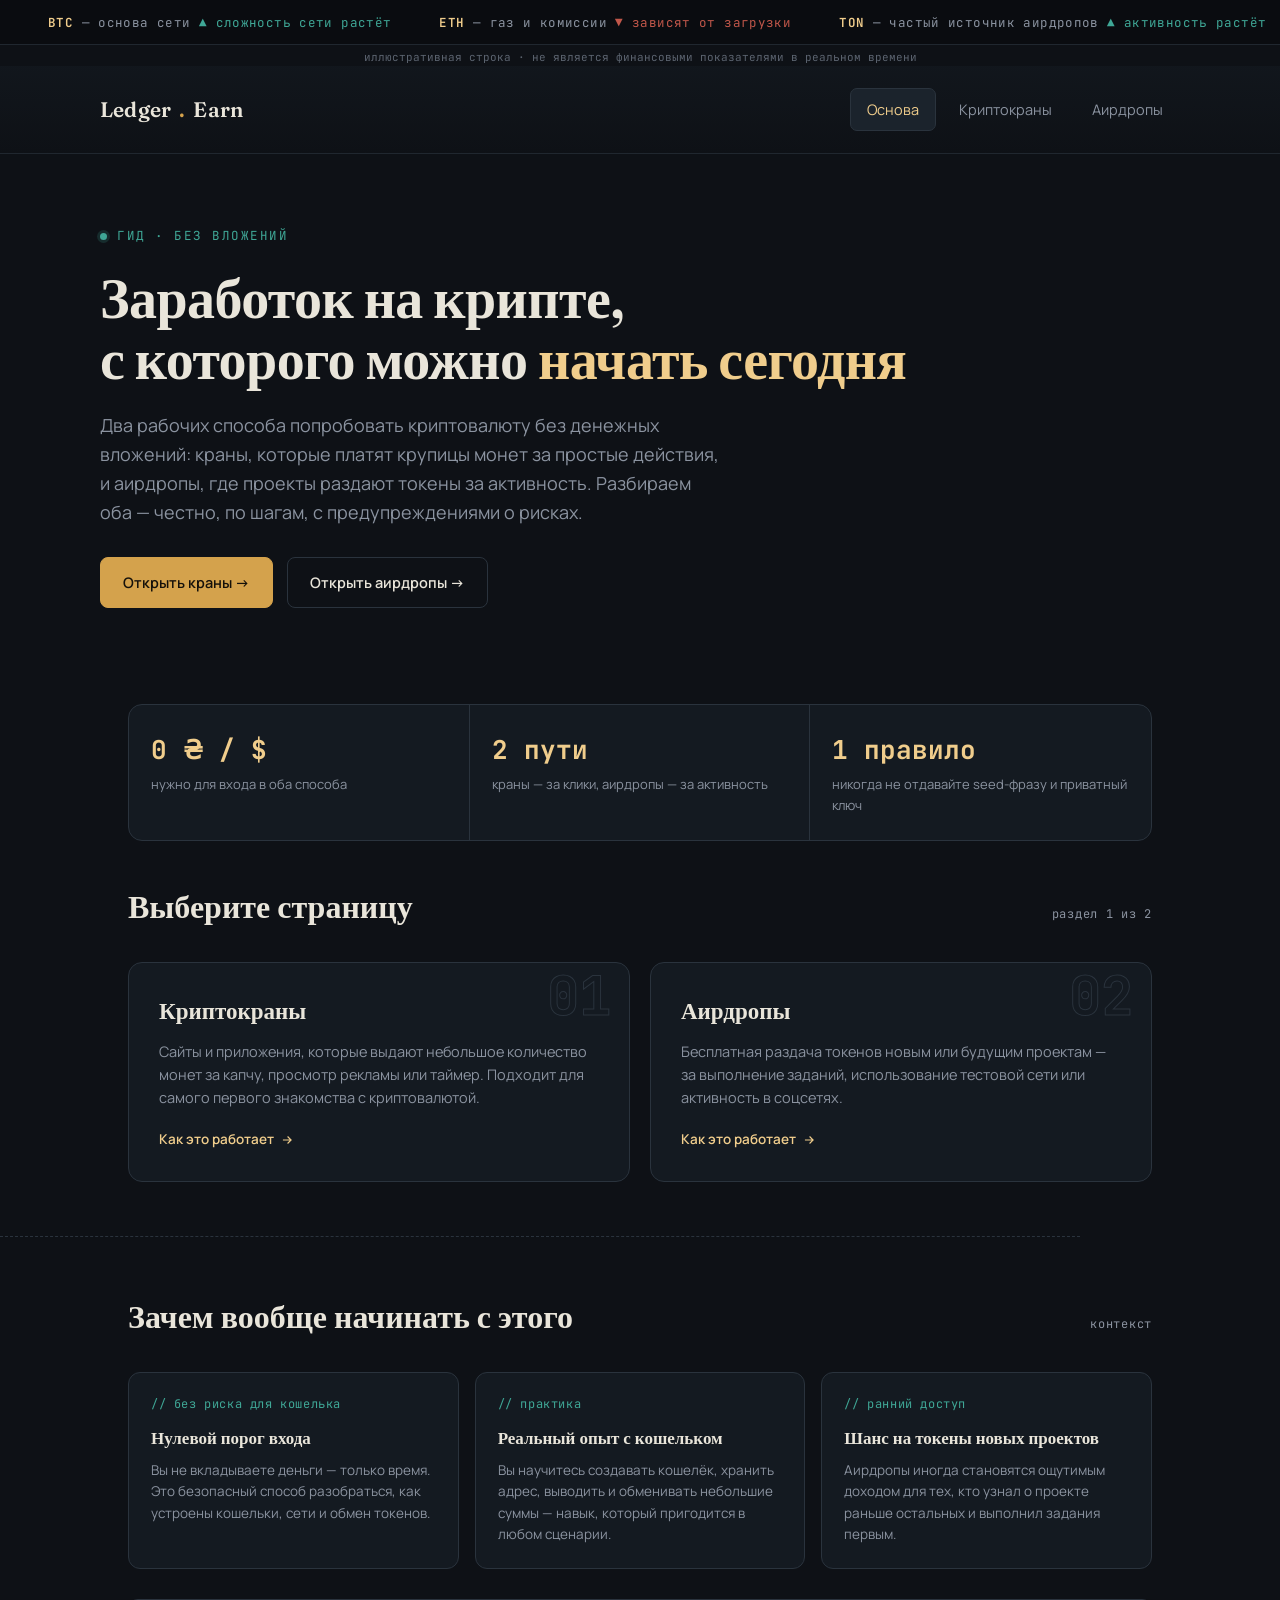
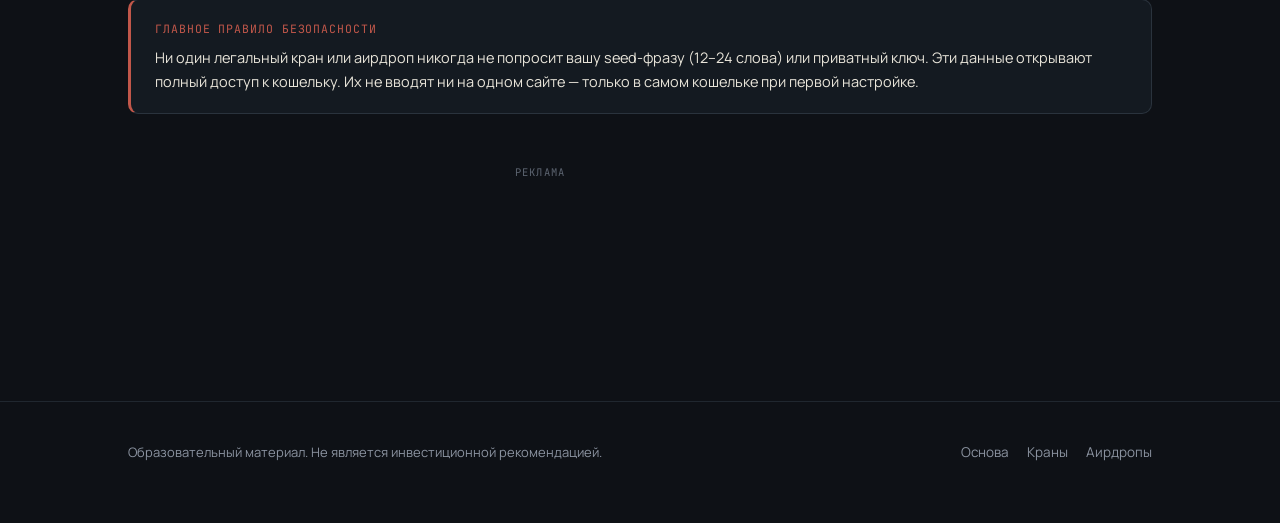
<file: index.html>
<!doctype html>
<html lang="ru">
<head>
<meta charset="utf-8">
<meta name="viewport" content="width=device-width, initial-scale=1">
<title>Леджер · Заработок на криптовалюте для всех</title>
<meta name="description" content="Понятный гид по бесплатным способам заработка на криптовалюте: краны и аирдропы — без вложений, для новичков.">
<link rel="preconnect" href="https://fonts.googleapis.com">
<link href="https://fonts.googleapis.com/css2?family=Fraunces:opsz,wght@9..144,500;9..144,600;9..144,700&family=Manrope:wght@400;500;600;700;800&family=JetBrains+Mono:wght@400;500;600;700&display=swap" rel="stylesheet">
<link rel="stylesheet" href="style.css">
</head>
<body>

<div class="ticker-bar">
  <div class="ticker-track">
    <span><b>BTC</b> — основа сети <span class="up">▲ сложность сети растёт</span></span>
    <span><b>ETH</b> — газ и комиссии <span class="down">▼ зависят от загрузки</span></span>
    <span><b>TON</b> — частый источник аирдропов <span class="up">▲ активность растёт</span></span>
    <span><b>USDT</b> — стейблкоин для расчётов <span class="up">▲ стабильный курс</span></span>
    <span>FAUCET — крупица за клик <span class="up">▲ без вложений</span></span>
    <span>AIRDROP — токены за активность <span class="up">▲ нужна осторожность</span></span>
    <span><b>BTC</b> — основа сети <span class="up">▲ сложность сети растёт</span></span>
    <span><b>ETH</b> — газ и комиссии <span class="down">▼ зависят от загрузки</span></span>
    <span><b>TON</b> — частый источник аирдропов <span class="up">▲ активность растёт</span></span>
    <span><b>USDT</b> — стейблкоин для расчётов <span class="up">▲ стабильный курс</span></span>
    <span>FAUCET — крупица за клик <span class="up">▲ без вложений</span></span>
    <span>AIRDROP — токены за активность <span class="up">▲ нужна осторожность</span></span>
  </div>
</div>
<p class="ticker-note wrap">иллюстративная строка · не является финансовыми показателями в реальном времени</p>

<header class="site">
  <div class="wrap nav">
    <a href="index.html" class="brand">Ledger<span class="dot">.</span>Earn</a>
    <nav class="nav-links">
      <a href="index.html" class="active">Основа</a>
      <a href="faucets.html">Криптокраны</a>
      <a href="airdrops.html">Аирдропы</a>
    </nav>
  </div>
</header>

<main>
  <section class="hero wrap">
    <div class="eyebrow">Гид · без вложений</div>
    <h1>Заработок на крипте,<br>с которого можно <em>начать сегодня</em></h1>
    <p class="lede">Два рабочих способа попробовать криптовалюту без денежных вложений: краны, которые платят крупицы монет за простые действия, и аирдропы, где проекты раздают токены за активность. Разбираем оба — честно, по шагам, с предупреждениями о рисках.</p>
    <div class="hero-actions">
      <a href="faucets.html" class="btn btn-primary">Открыть краны →</a>
      <a href="airdrops.html" class="btn btn-ghost">Открыть аирдропы →</a>
    </div>
  </section>

  <div class="wrap">
    <div class="stats">
      <div class="stat"><div class="v">0 ₴ / $</div><div class="l">нужно для входа в оба способа</div></div>
      <div class="stat"><div class="v">2 пути</div><div class="l">краны — за клики, аирдропы — за активность</div></div>
      <div class="stat"><div class="v">1 правило</div><div class="l">никогда не отдавайте seed-фразу и приватный ключ</div></div>
    </div>
  </div>

  <section class="wrap">
    <div class="section-head">
      <h2>Выберите страницу</h2>
      <span class="tag">раздел 1 из 2</span>
    </div>
    <div class="routes">
      <a class="route-card" href="faucets.html">
        <span class="num">01</span>
        <h3>Криптокраны</h3>
        <p>Сайты и приложения, которые выдают небольшое количество монет за капчу, просмотр рекламы или таймер. Подходит для самого первого знакомства с криптовалютой.</p>
        <span class="go">Как это работает <svg viewBox="0 0 24 24" fill="none" stroke="currentColor" stroke-width="2"><path d="M5 12h14M13 6l6 6-6 6"/></svg></span>
      </a>
      <a class="route-card" href="airdrops.html">
        <span class="num">02</span>
        <h3>Аирдропы</h3>
        <p>Бесплатная раздача токенов новым или будущим проектам — за выполнение заданий, использование тестовой сети или активность в соцсетях.</p>
        <span class="go">Как это работает <svg viewBox="0 0 24 24" fill="none" stroke="currentColor" stroke-width="2"><path d="M5 12h14M13 6l6 6-6 6"/></svg></span>
      </a>
    </div>
  </section>

  <hr class="ledger-rule wrap">

  <section class="wrap">
    <div class="section-head">
      <h2>Зачем вообще начинать с этого</h2>
      <span class="tag">контекст</span>
    </div>
    <div class="cardgrid">
      <div class="minicard">
        <div class="ico">// без риска для кошелька</div>
        <h4>Нулевой порог входа</h4>
        <p>Вы не вкладываете деньги — только время. Это безопасный способ разобраться, как устроены кошельки, сети и обмен токенов.</p>
      </div>
      <div class="minicard">
        <div class="ico">// практика</div>
        <h4>Реальный опыт с кошельком</h4>
        <p>Вы научитесь создавать кошелёк, хранить адрес, выводить и обменивать небольшие суммы — навык, который пригодится в любом сценарии.</p>
      </div>
      <div class="minicard">
        <div class="ico">// ранний доступ</div>
        <h4>Шанс на токены новых проектов</h4>
        <p>Аирдропы иногда становятся ощутимым доходом для тех, кто узнал о проекте раньше остальных и выполнил задания первым.</p>
      </div>
    </div>
  </section>

  <section class="wrap">
    <div class="callout warn">
      <span class="label">Главное правило безопасности</span>
      <p>Ни один легальный кран или аирдроп никогда не попросит вашу seed-фразу (12–24 слова) или приватный ключ. Эти данные открывают полный доступ к кошельку. Их не вводят ни на одном сайте — только в самом кошельке при первой настройке.</p>
    </div>
  </section>

  <div class="wrap ad-slot">
    <span class="ad-label">Реклама</span>
    <!-- BEGIN AADS AD UNIT 2445791 -->
    <div id="frame" style="width: 100%;margin: auto;position: relative; z-index: 99998;">
      <iframe data-aa='2445791' src='//acceptable.a-ads.com/2445791/?size=Adaptive'
              style='border:0; padding:0; width:70%; height:auto; overflow:hidden;display: block;margin: auto'></iframe>
    </div>
    <!-- END AADS AD UNIT 2445791 -->
  </div>

  <footer class="site">
    <div class="wrap foot-grid">
      <p>Образовательный материал. Не является инвестиционной рекомендацией.</p>
      <div class="foot-links">
        <a href="index.html">Основа</a>
        <a href="faucets.html">Краны</a>
        <a href="airdrops.html">Аирдропы</a>
      </div>
    </div>
  </footer>
</main>

</body>
</html>
</file>
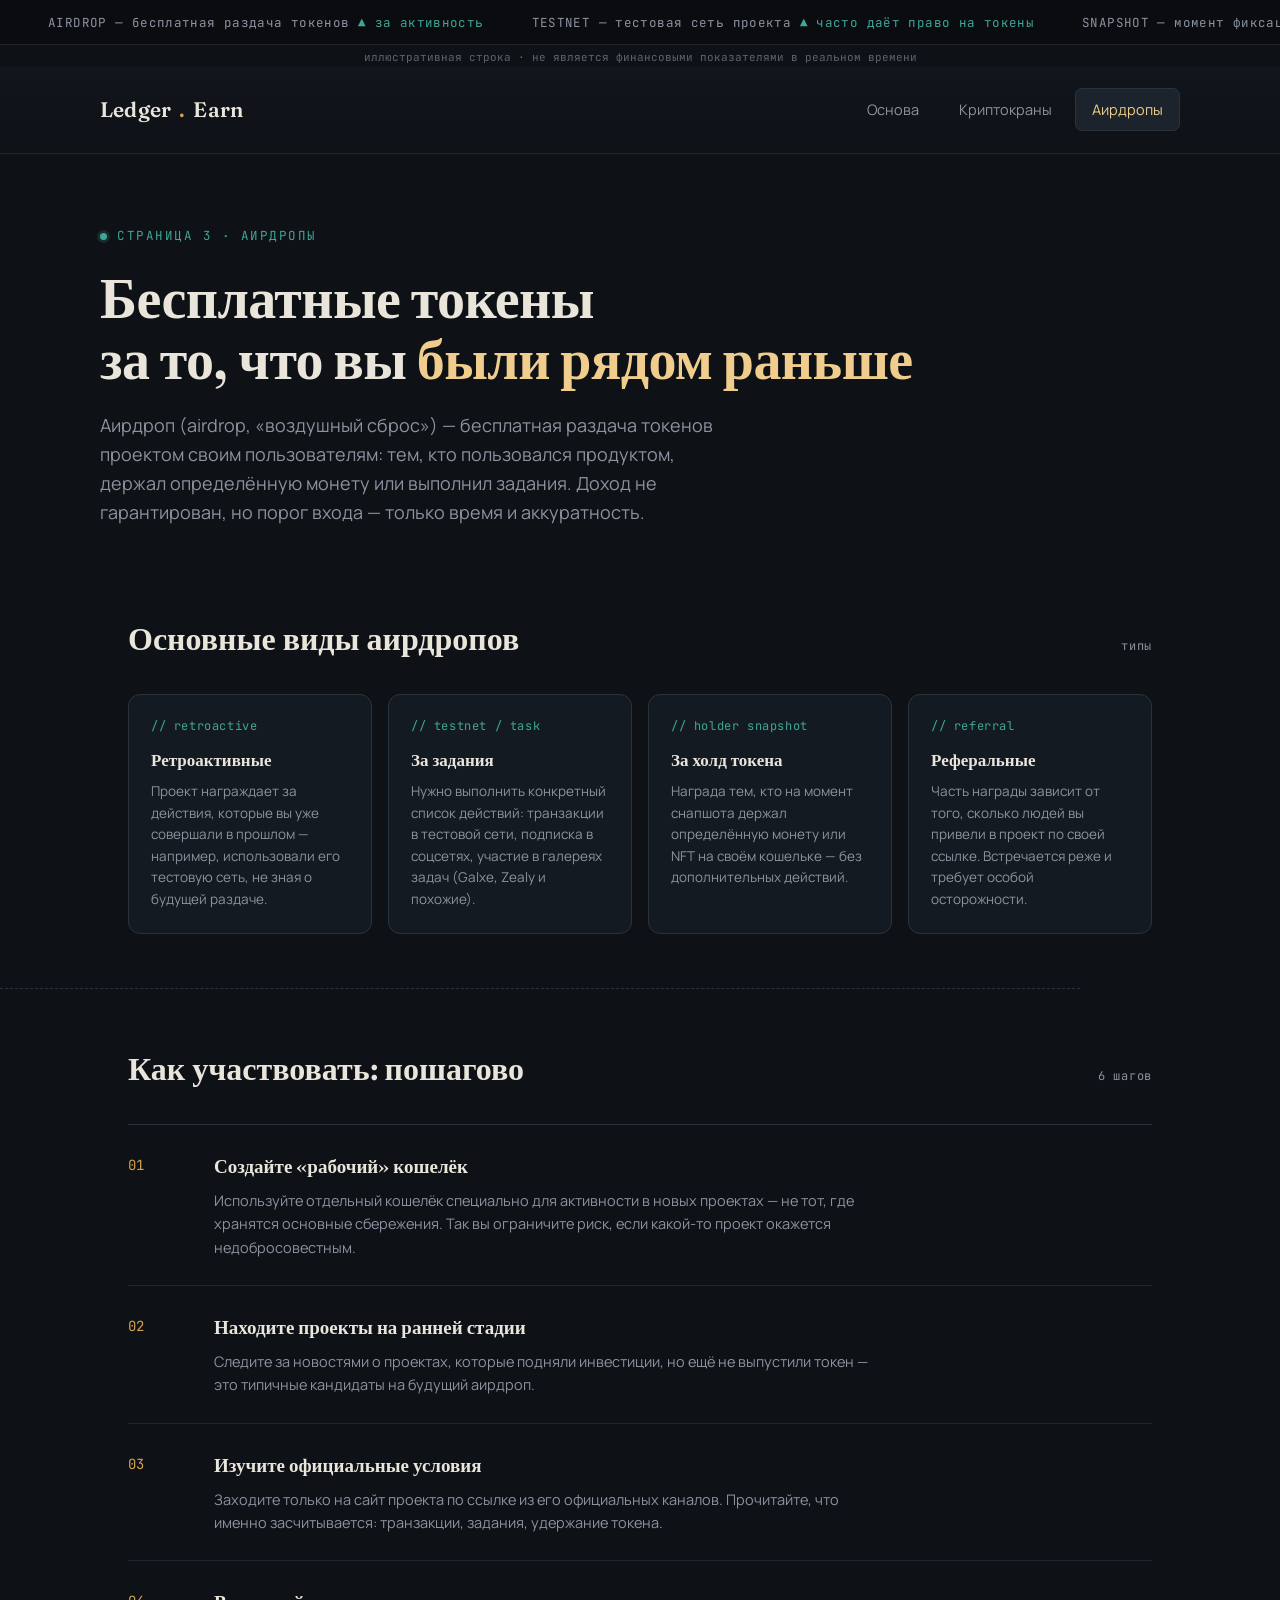
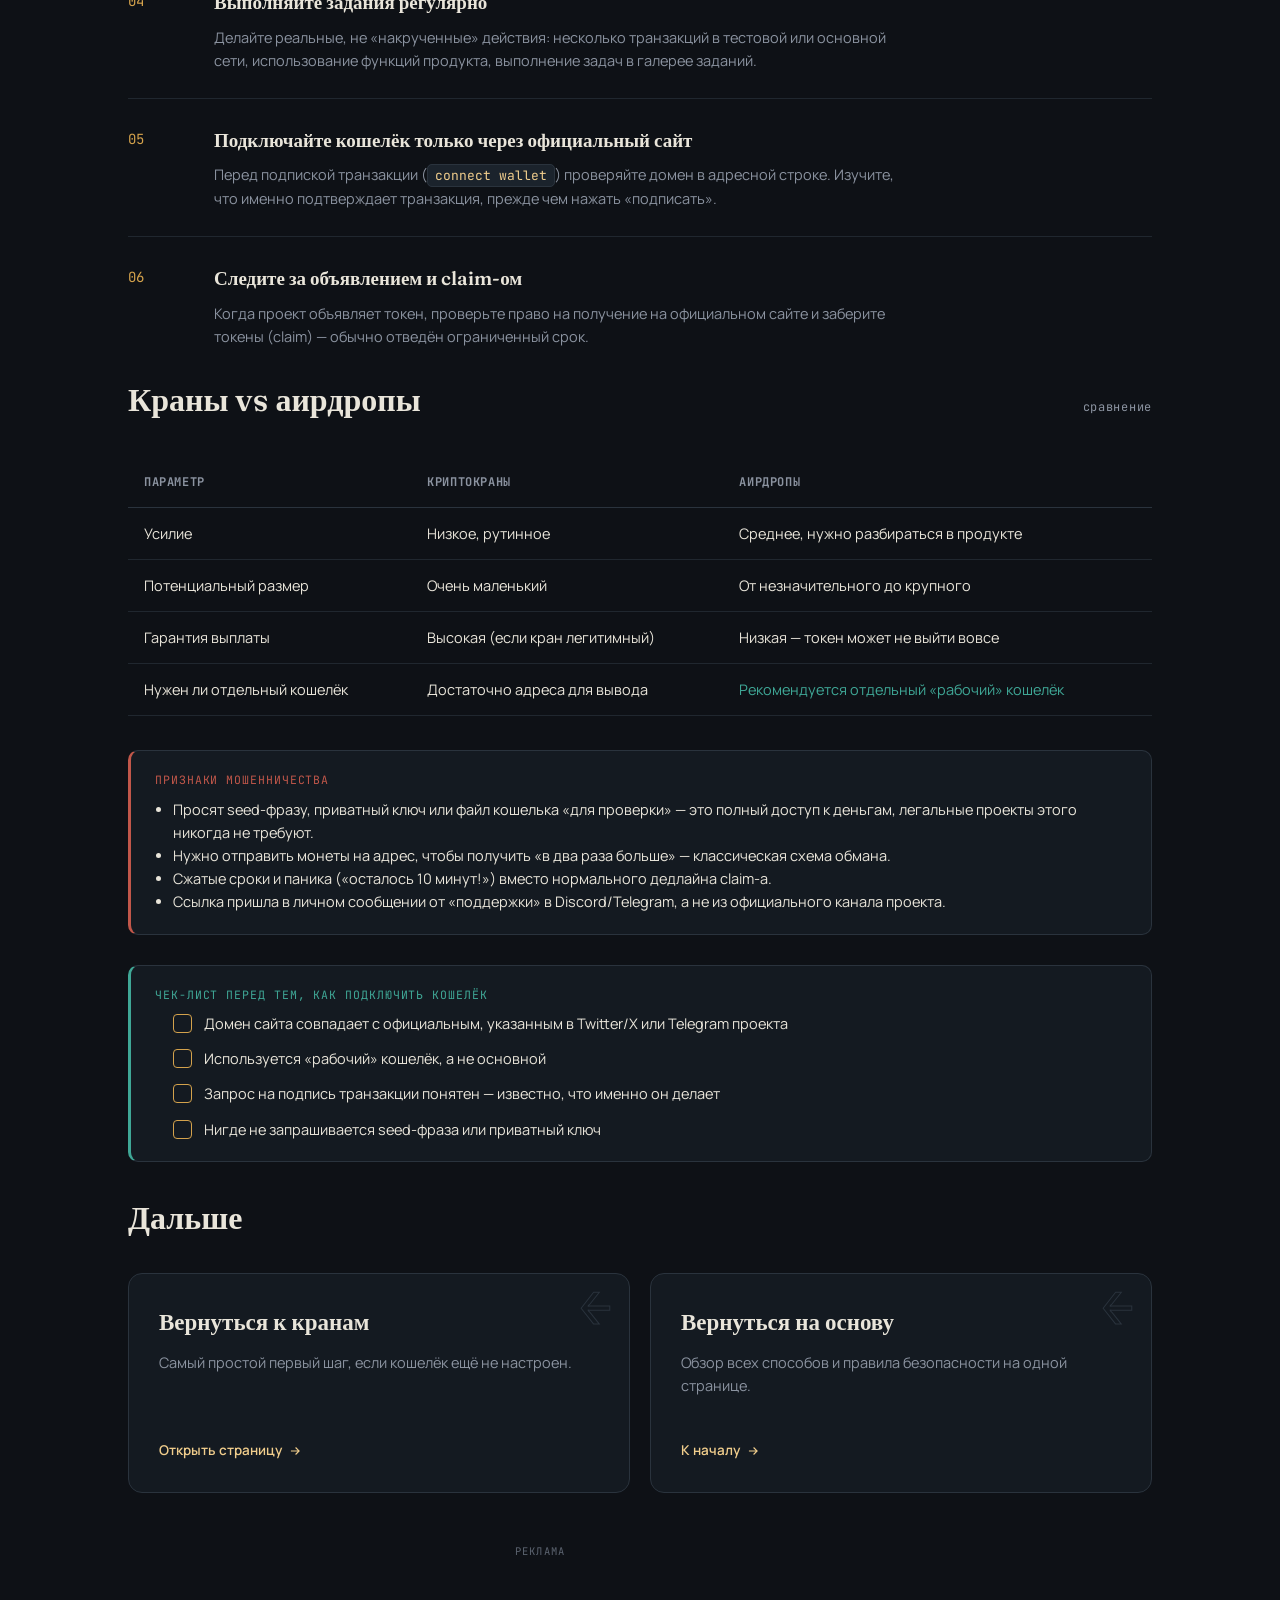
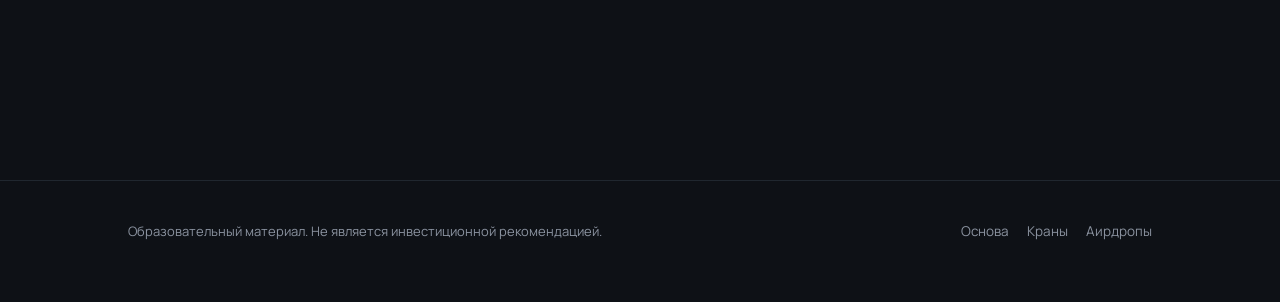
<file: airdrops.html>
<!doctype html>
<html lang="ru">
<head>
<meta charset="utf-8">
<meta name="viewport" content="width=device-width, initial-scale=1">
<title>Аирдропы · Ledger.Earn</title>
<meta name="description" content="Что такое криптоаирдропы, какие они бывают и как безопасно участвовать без вложений.">
<link rel="preconnect" href="https://fonts.googleapis.com">
<link href="https://fonts.googleapis.com/css2?family=Fraunces:opsz,wght@9..144,500;9..144,600;9..144,700&family=Manrope:wght@400;500;600;700;800&family=JetBrains+Mono:wght@400;500;600;700&display=swap" rel="stylesheet">
<link rel="stylesheet" href="style.css">
</head>
<body>

<div class="ticker-bar">
  <div class="ticker-track">
    <span>AIRDROP — бесплатная раздача токенов <span class="up">▲ за активность</span></span>
    <span>TESTNET — тестовая сеть проекта <span class="up">▲ часто даёт право на токены</span></span>
    <span>SNAPSHOT — момент фиксации активности <span class="down">▼ дата объявляется заранее</span></span>
    <span>RETROACTIVE — награда за прошлые действия <span class="up">▲ без предупреждения</span></span>
    <span>AIRDROP — бесплатная раздача токенов <span class="up">▲ за активность</span></span>
    <span>TESTNET — тестовая сеть проекта <span class="up">▲ часто даёт право на токены</span></span>
    <span>SNAPSHOT — момент фиксации активности <span class="down">▼ дата объявляется заранее</span></span>
    <span>RETROACTIVE — награда за прошлые действия <span class="up">▲ без предупреждения</span></span>
  </div>
</div>
<p class="ticker-note wrap">иллюстративная строка · не является финансовыми показателями в реальном времени</p>

<header class="site">
  <div class="wrap nav">
    <a href="index.html" class="brand">Ledger<span class="dot">.</span>Earn</a>
    <nav class="nav-links">
      <a href="index.html">Основа</a>
      <a href="faucets.html">Криптокраны</a>
      <a href="airdrops.html" class="active">Аирдропы</a>
    </nav>
  </div>
</header>

<main>
  <section class="hero wrap">
    <div class="eyebrow">Страница 3 · Аирдропы</div>
    <h1>Бесплатные токены<br>за то, что вы <em>были рядом раньше</em></h1>
    <p class="lede">Аирдроп (airdrop, «воздушный сброс») — бесплатная раздача токенов проектом своим пользователям: тем, кто пользовался продуктом, держал определённую монету или выполнил задания. Доход не гарантирован, но порог входа — только время и аккуратность.</p>
  </section>

  <section class="wrap">
    <div class="section-head">
      <h2>Основные виды аирдропов</h2>
      <span class="tag">типы</span>
    </div>
    <div class="cardgrid">
      <div class="minicard">
        <div class="ico">// retroactive</div>
        <h4>Ретроактивные</h4>
        <p>Проект награждает за действия, которые вы уже совершали в прошлом — например, использовали его тестовую сеть, не зная о будущей раздаче.</p>
      </div>
      <div class="minicard">
        <div class="ico">// testnet / task</div>
        <h4>За задания</h4>
        <p>Нужно выполнить конкретный список действий: транзакции в тестовой сети, подписка в соцсетях, участие в галереях задач (Galxe, Zealy и похожие).</p>
      </div>
      <div class="minicard">
        <div class="ico">// holder snapshot</div>
        <h4>За холд токена</h4>
        <p>Награда тем, кто на момент снапшота держал определённую монету или NFT на своём кошельке — без дополнительных действий.</p>
      </div>
      <div class="minicard">
        <div class="ico">// referral</div>
        <h4>Реферальные</h4>
        <p>Часть награды зависит от того, сколько людей вы привели в проект по своей ссылке. Встречается реже и требует особой осторожности.</p>
      </div>
    </div>
  </section>

  <hr class="ledger-rule wrap">

  <section class="wrap">
    <div class="section-head">
      <h2>Как участвовать: пошагово</h2>
      <span class="tag">6 шагов</span>
    </div>
    <div class="entries">
      <div class="entry">
        <div>
          <h4>Создайте «рабочий» кошелёк</h4>
          <p>Используйте отдельный кошелёк специально для активности в новых проектах — не тот, где хранятся основные сбережения. Так вы ограничите риск, если какой-то проект окажется недобросовестным.</p>
        </div>
      </div>
      <div class="entry">
        <div>
          <h4>Находите проекты на ранней стадии</h4>
          <p>Следите за новостями о проектах, которые подняли инвестиции, но ещё не выпустили токен — это типичные кандидаты на будущий аирдроп.</p>
        </div>
      </div>
      <div class="entry">
        <div>
          <h4>Изучите официальные условия</h4>
          <p>Заходите только на сайт проекта по ссылке из его официальных каналов. Прочитайте, что именно засчитывается: транзакции, задания, удержание токена.</p>
        </div>
      </div>
      <div class="entry">
        <div>
          <h4>Выполняйте задания регулярно</h4>
          <p>Делайте реальные, не «накрученные» действия: несколько транзакций в тестовой или основной сети, использование функций продукта, выполнение задач в галерее заданий.</p>
        </div>
      </div>
      <div class="entry">
        <div>
          <h4>Подключайте кошелёк только через официальный сайт</h4>
          <p>Перед подпиской транзакции (<code>connect wallet</code>) проверяйте домен в адресной строке. Изучите, что именно подтверждает транзакция, прежде чем нажать «подписать».</p>
        </div>
      </div>
      <div class="entry">
        <div>
          <h4>Следите за объявлением и claim-ом</h4>
          <p>Когда проект объявляет токен, проверьте право на получение на официальном сайте и заберите токены (claim) — обычно отведён ограниченный срок.</p>
        </div>
      </div>
    </div>
  </section>

  <section class="wrap">
    <div class="section-head">
      <h2>Краны vs аирдропы</h2>
      <span class="tag">сравнение</span>
    </div>
    <div class="tablewrap">
      <table class="cmp">
        <thead>
          <tr><th>Параметр</th><th>Криптокраны</th><th>Аирдропы</th></tr>
        </thead>
        <tbody>
          <tr><td>Усилие</td><td>Низкое, рутинное</td><td>Среднее, нужно разбираться в продукте</td></tr>
          <tr><td>Потенциальный размер</td><td>Очень маленький</td><td>От незначительного до крупного</td></tr>
          <tr><td>Гарантия выплаты</td><td>Высокая (если кран легитимный)</td><td>Низкая — токен может не выйти вовсе</td></tr>
          <tr><td>Нужен ли отдельный кошелёк</td><td>Достаточно адреса для вывода</td><td class="good">Рекомендуется отдельный «рабочий» кошелёк</td></tr>
        </tbody>
      </table>
    </div>
  </section>

  <section class="wrap">
    <div class="callout warn">
      <span class="label">Признаки мошенничества</span>
      <ul>
        <li>Просят seed-фразу, приватный ключ или файл кошелька «для проверки» — это полный доступ к деньгам, легальные проекты этого никогда не требуют.</li>
        <li>Нужно отправить монеты на адрес, чтобы получить «в два раза больше» — классическая схема обмана.</li>
        <li>Сжатые сроки и паника («осталось 10 минут!») вместо нормального дедлайна claim-а.</li>
        <li>Ссылка пришла в личном сообщении от «поддержки» в Discord/Telegram, а не из официального канала проекта.</li>
      </ul>
    </div>
    <div class="callout tip">
      <span class="label">Чек-лист перед тем, как подключить кошелёк</span>
      <ul class="checklist">
        <li>Домен сайта совпадает с официальным, указанным в Twitter/X или Telegram проекта</li>
        <li>Используется «рабочий» кошелёк, а не основной</li>
        <li>Запрос на подпись транзакции понятен — известно, что именно он делает</li>
        <li>Нигде не запрашивается seed-фраза или приватный ключ</li>
      </ul>
    </div>
  </section>

  <section class="wrap">
    <div class="section-head">
      <h2>Дальше</h2>
    </div>
    <div class="routes">
      <a class="route-card" href="faucets.html">
        <span class="num">←</span>
        <h3>Вернуться к кранам</h3>
        <p>Самый простой первый шаг, если кошелёк ещё не настроен.</p>
        <span class="go">Открыть страницу <svg viewBox="0 0 24 24" fill="none" stroke="currentColor" stroke-width="2"><path d="M5 12h14M13 6l6 6-6 6"/></svg></span>
      </a>
      <a class="route-card" href="index.html">
        <span class="num">←</span>
        <h3>Вернуться на основу</h3>
        <p>Обзор всех способов и правила безопасности на одной странице.</p>
        <span class="go">К началу <svg viewBox="0 0 24 24" fill="none" stroke="currentColor" stroke-width="2"><path d="M5 12h14M13 6l6 6-6 6"/></svg></span>
      </a>
    </div>
  </section>

  <div class="wrap ad-slot">
    <span class="ad-label">Реклама</span>
    <!-- BEGIN AADS AD UNIT 2445791 -->
    <div id="frame" style="width: 100%;margin: auto;position: relative; z-index: 99998;">
      <iframe data-aa='2445791' src='//acceptable.a-ads.com/2445791/?size=Adaptive'
              style='border:0; padding:0; width:70%; height:auto; overflow:hidden;display: block;margin: auto'></iframe>
    </div>
    <!-- END AADS AD UNIT 2445791 -->
  </div>

  <footer class="site">
    <div class="wrap foot-grid">
      <p>Образовательный материал. Не является инвестиционной рекомендацией.</p>
      <div class="foot-links">
        <a href="index.html">Основа</a>
        <a href="faucets.html">Краны</a>
        <a href="airdrops.html">Аирдропы</a>
      </div>
    </div>
  </footer>
</main>

</body>
</html>
</file>
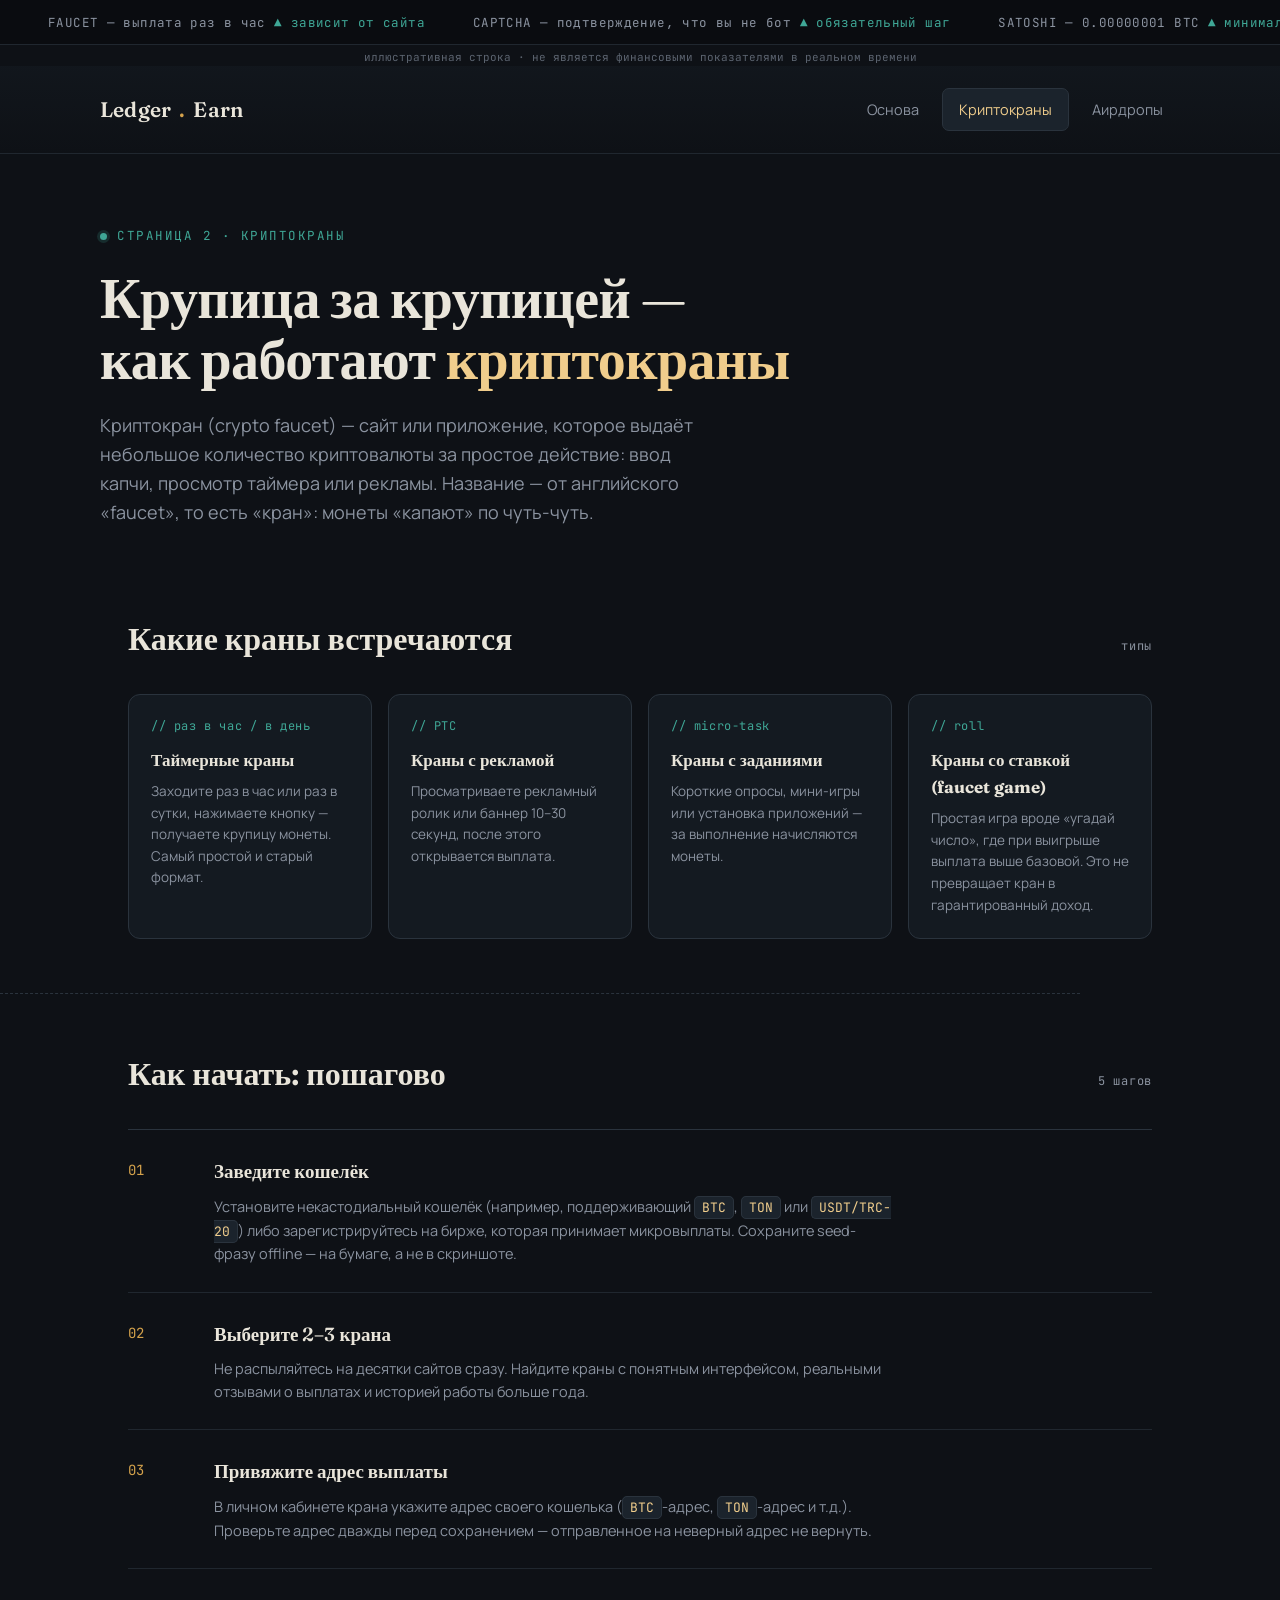
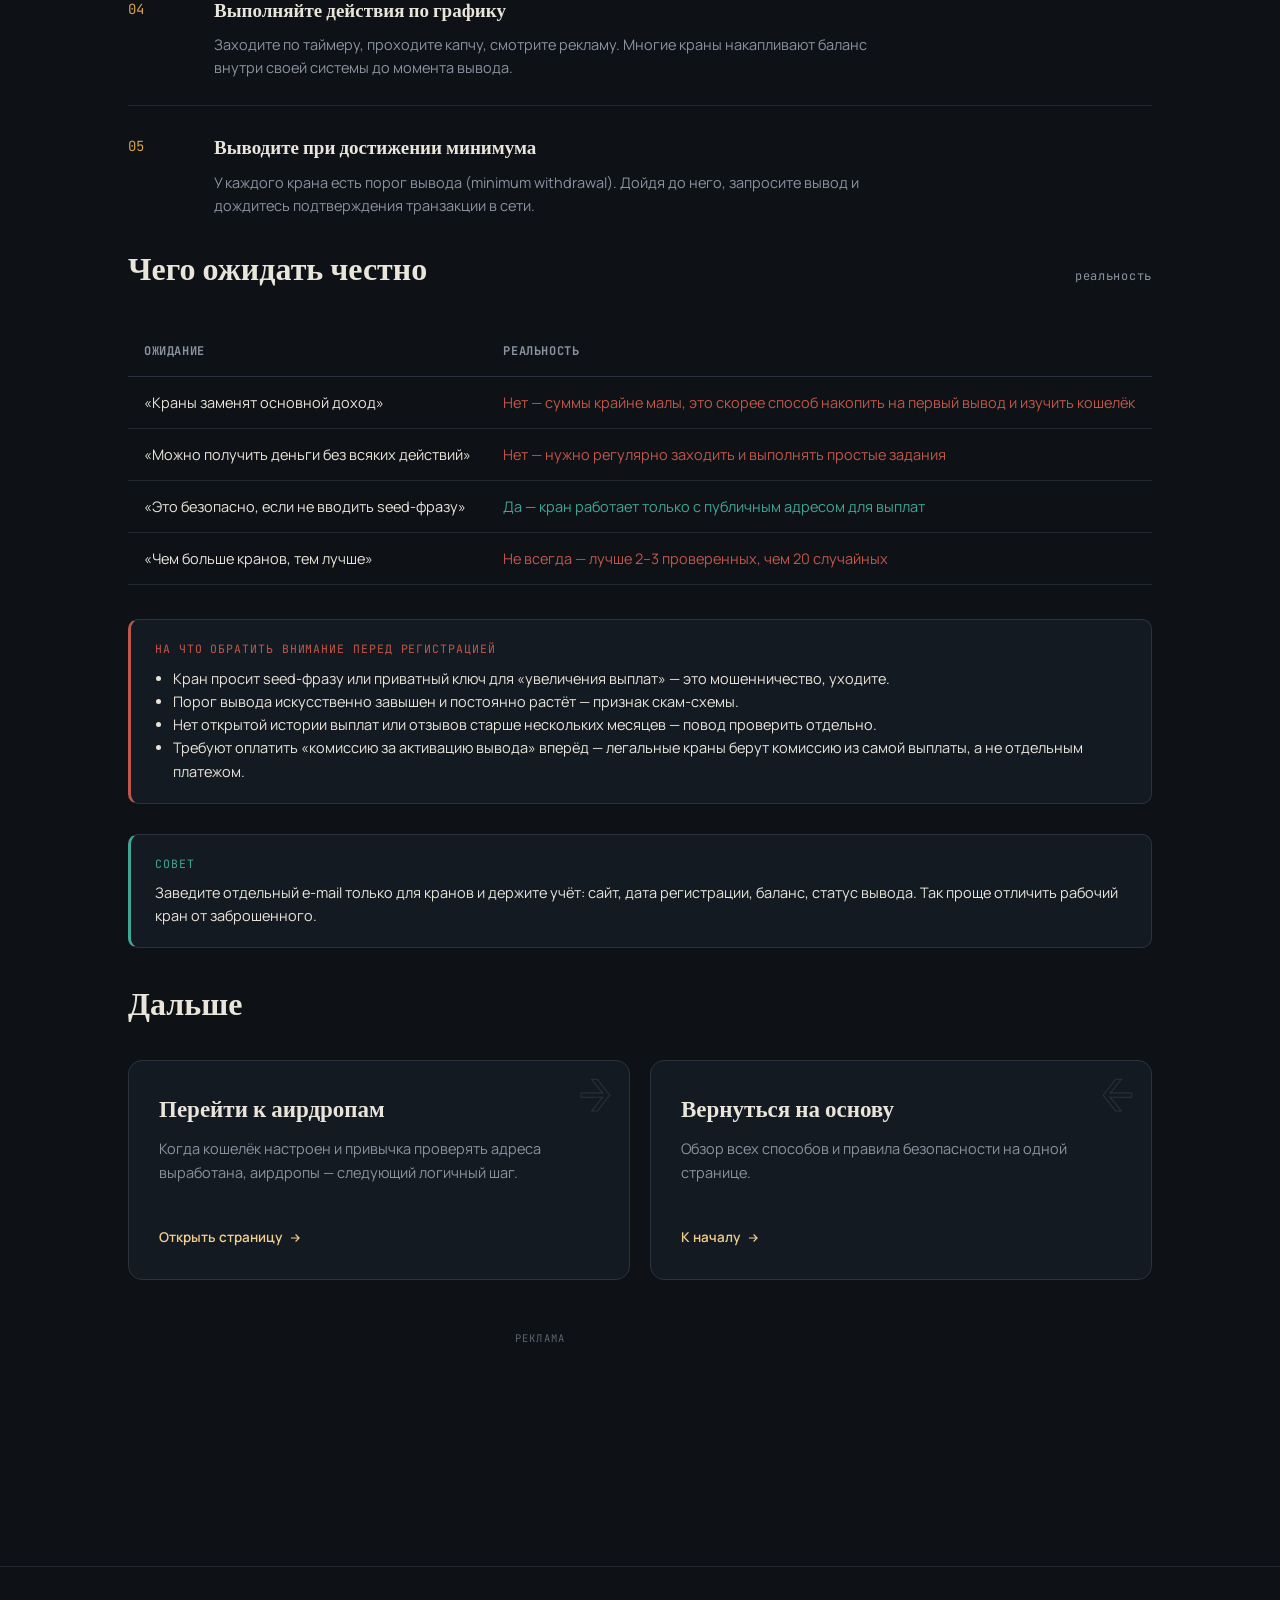
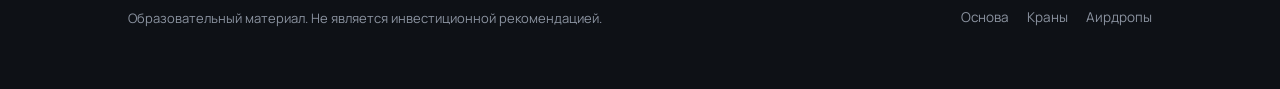
<file: faucets.html>
<!doctype html>
<html lang="ru">
<head>
<meta charset="utf-8">
<meta name="viewport" content="width=device-width, initial-scale=1">
<title>Криптокраны · Ledger.Earn</title>
<meta name="description" content="Что такое криптокраны, как они платят и как начать получать монеты бесплатно за простые действия.">
<link rel="preconnect" href="https://fonts.googleapis.com">
<link href="https://fonts.googleapis.com/css2?family=Fraunces:opsz,wght@9..144,500;9..144,600;9..144,700&family=Manrope:wght@400;500;600;700;800&family=JetBrains+Mono:wght@400;500;600;700&display=swap" rel="stylesheet">
<link rel="stylesheet" href="style.css">
</head>
<body>

<div class="ticker-bar">
  <div class="ticker-track">
    <span>FAUCET — выплата раз в час <span class="up">▲ зависит от сайта</span></span>
    <span>CAPTCHA — подтверждение, что вы не бот <span class="up">▲ обязательный шаг</span></span>
    <span>SATOSHI — 0.00000001 BTC <span class="up">▲ минимальная единица</span></span>
    <span>WALLET — нужен перед выводом <span class="up">▲ создаётся бесплатно</span></span>
    <span>FAUCET — выплата раз в час <span class="up">▲ зависит от сайта</span></span>
    <span>CAPTCHA — подтверждение, что вы не бот <span class="up">▲ обязательный шаг</span></span>
    <span>SATOSHI — 0.00000001 BTC <span class="up">▲ минимальная единица</span></span>
    <span>WALLET — нужен перед выводом <span class="up">▲ создаётся бесплатно</span></span>
  </div>
</div>
<p class="ticker-note wrap">иллюстративная строка · не является финансовыми показателями в реальном времени</p>

<header class="site">
  <div class="wrap nav">
    <a href="index.html" class="brand">Ledger<span class="dot">.</span>Earn</a>
    <nav class="nav-links">
      <a href="index.html">Основа</a>
      <a href="faucets.html" class="active">Криптокраны</a>
      <a href="airdrops.html">Аирдропы</a>
    </nav>
  </div>
</header>

<main>
  <section class="hero wrap">
    <div class="eyebrow">Страница 2 · Криптокраны</div>
    <h1>Крупица за крупицей —<br>как работают <em>криптокраны</em></h1>
    <p class="lede">Криптокран (crypto faucet) — сайт или приложение, которое выдаёт небольшое количество криптовалюты за простое действие: ввод капчи, просмотр таймера или рекламы. Название — от английского «faucet», то есть «кран»: монеты «капают» по чуть-чуть.</p>
  </section>

  <section class="wrap">
    <div class="section-head">
      <h2>Какие краны встречаются</h2>
      <span class="tag">типы</span>
    </div>
    <div class="cardgrid">
      <div class="minicard">
        <div class="ico">// раз в час / в день</div>
        <h4>Таймерные краны</h4>
        <p>Заходите раз в час или раз в сутки, нажимаете кнопку — получаете крупицу монеты. Самый простой и старый формат.</p>
      </div>
      <div class="minicard">
        <div class="ico">// PTC</div>
        <h4>Краны с рекламой</h4>
        <p>Просматриваете рекламный ролик или баннер 10–30 секунд, после этого открывается выплата.</p>
      </div>
      <div class="minicard">
        <div class="ico">// micro-task</div>
        <h4>Краны с заданиями</h4>
        <p>Короткие опросы, мини-игры или установка приложений — за выполнение начисляются монеты.</p>
      </div>
      <div class="minicard">
        <div class="ico">// roll</div>
        <h4>Краны со ставкой (faucet game)</h4>
        <p>Простая игра вроде «угадай число», где при выигрыше выплата выше базовой. Это не превращает кран в гарантированный доход.</p>
      </div>
    </div>
  </section>

  <hr class="ledger-rule wrap">

  <section class="wrap">
    <div class="section-head">
      <h2>Как начать: пошагово</h2>
      <span class="tag">5 шагов</span>
    </div>
    <div class="entries">
      <div class="entry">
        <div>
          <h4>Заведите кошелёк</h4>
          <p>Установите некастодиальный кошелёк (например, поддерживающий <code>BTC</code>, <code>TON</code> или <code>USDT/TRC-20</code>) либо зарегистрируйтесь на бирже, которая принимает микровыплаты. Сохраните seed-фразу offline — на бумаге, а не в скриншоте.</p>
        </div>
      </div>
      <div class="entry">
        <div>
          <h4>Выберите 2–3 крана</h4>
          <p>Не распыляйтесь на десятки сайтов сразу. Найдите краны с понятным интерфейсом, реальными отзывами о выплатах и историей работы больше года.</p>
        </div>
      </div>
      <div class="entry">
        <div>
          <h4>Привяжите адрес выплаты</h4>
          <p>В личном кабинете крана укажите адрес своего кошелька (<code>BTC</code>-адрес, <code>TON</code>-адрес и т.д.). Проверьте адрес дважды перед сохранением — отправленное на неверный адрес не вернуть.</p>
        </div>
      </div>
      <div class="entry">
        <div>
          <h4>Выполняйте действия по графику</h4>
          <p>Заходите по таймеру, проходите капчу, смотрите рекламу. Многие краны накапливают баланс внутри своей системы до момента вывода.</p>
        </div>
      </div>
      <div class="entry">
        <div>
          <h4>Выводите при достижении минимума</h4>
          <p>У каждого крана есть порог вывода (minimum withdrawal). Дойдя до него, запросите вывод и дождитесь подтверждения транзакции в сети.</p>
        </div>
      </div>
    </div>
  </section>

  <section class="wrap">
    <div class="section-head">
      <h2>Чего ожидать честно</h2>
      <span class="tag">реальность</span>
    </div>
    <div class="tablewrap">
      <table class="cmp">
        <thead>
          <tr><th>Ожидание</th><th>Реальность</th></tr>
        </thead>
        <tbody>
          <tr><td>«Краны заменят основной доход»</td><td class="bad">Нет — суммы крайне малы, это скорее способ накопить на первый вывод и изучить кошелёк</td></tr>
          <tr><td>«Можно получить деньги без всяких действий»</td><td class="bad">Нет — нужно регулярно заходить и выполнять простые задания</td></tr>
          <tr><td>«Это безопасно, если не вводить seed-фразу»</td><td class="good">Да — кран работает только с публичным адресом для выплат</td></tr>
          <tr><td>«Чем больше кранов, тем лучше»</td><td class="bad">Не всегда — лучше 2–3 проверенных, чем 20 случайных</td></tr>
        </tbody>
      </table>
    </div>
  </section>

  <section class="wrap">
    <div class="callout warn">
      <span class="label">На что обратить внимание перед регистрацией</span>
      <ul>
        <li>Кран просит seed-фразу или приватный ключ для «увеличения выплат» — это мошенничество, уходите.</li>
        <li>Порог вывода искусственно завышен и постоянно растёт — признак скам-схемы.</li>
        <li>Нет открытой истории выплат или отзывов старше нескольких месяцев — повод проверить отдельно.</li>
        <li>Требуют оплатить «комиссию за активацию вывода» вперёд — легальные краны берут комиссию из самой выплаты, а не отдельным платежом.</li>
      </ul>
    </div>
    <div class="callout tip">
      <span class="label">Совет</span>
      <p>Заведите отдельный e-mail только для кранов и держите учёт: сайт, дата регистрации, баланс, статус вывода. Так проще отличить рабочий кран от заброшенного.</p>
    </div>
  </section>

  <section class="wrap">
    <div class="section-head">
      <h2>Дальше</h2>
    </div>
    <div class="routes">
      <a class="route-card" href="airdrops.html">
        <span class="num">→</span>
        <h3>Перейти к аирдропам</h3>
        <p>Когда кошелёк настроен и привычка проверять адреса выработана, аирдропы — следующий логичный шаг.</p>
        <span class="go">Открыть страницу <svg viewBox="0 0 24 24" fill="none" stroke="currentColor" stroke-width="2"><path d="M5 12h14M13 6l6 6-6 6"/></svg></span>
      </a>
      <a class="route-card" href="index.html">
        <span class="num">←</span>
        <h3>Вернуться на основу</h3>
        <p>Обзор всех способов и правила безопасности на одной странице.</p>
        <span class="go">К началу <svg viewBox="0 0 24 24" fill="none" stroke="currentColor" stroke-width="2"><path d="M5 12h14M13 6l6 6-6 6"/></svg></span>
      </a>
    </div>
  </section>

  <div class="wrap ad-slot">
    <span class="ad-label">Реклама</span>
    <!-- BEGIN AADS AD UNIT 2445791 -->
    <div id="frame" style="width: 100%;margin: auto;position: relative; z-index: 99998;">
      <iframe data-aa='2445791' src='//acceptable.a-ads.com/2445791/?size=Adaptive'
              style='border:0; padding:0; width:70%; height:auto; overflow:hidden;display: block;margin: auto'></iframe>
    </div>
    <!-- END AADS AD UNIT 2445791 -->
  </div>

  <footer class="site">
    <div class="wrap foot-grid">
      <p>Образовательный материал. Не является инвестиционной рекомендацией.</p>
      <div class="foot-links">
        <a href="index.html">Основа</a>
        <a href="faucets.html">Краны</a>
        <a href="airdrops.html">Аирдропы</a>
      </div>
    </div>
  </footer>
</main>

</body>
</html>
</file>
<file: style.css>
/* ===== Tokens ===== */
:root{
  --bg: #0E1116;
  --surface: #141A21;
  --surface-2: #1B232C;
  --line: #2A333D;
  --line-soft: #20272F;
  --text: #E9E5DA;
  --muted: #8B93A0;
  --gold: #D4A24C;
  --gold-soft: #F0CD8C;
  --teal: #3FA796;
  --danger: #C1574A;

  --display: "Fraunces", "Georgia", serif;
  --body: "Manrope", "Segoe UI", sans-serif;
  --mono: "JetBrains Mono", "Consolas", monospace;
}

*{box-sizing:border-box;}
html{scroll-behavior:smooth;}
body{
  margin:0;
  background:var(--bg);
  color:var(--text);
  font-family:var(--body);
  font-size:16px;
  line-height:1.6;
  -webkit-font-smoothing:antialiased;
}

a{color:inherit;text-decoration:none;}
img,svg{display:block;max-width:100%;}

::selection{background:var(--gold);color:#15110a;}

@media (prefers-reduced-motion: reduce){
  *{animation-duration:0.01ms !important; animation-iteration-count:1 !important; transition-duration:0.01ms !important; scroll-behavior:auto !important;}
}

/* ===== Layout shell ===== */
.wrap{
  max-width:1080px;
  margin:0 auto;
  padding:0 28px;
}

/* ===== Ticker (signature element) ===== */
.ticker-bar{
  background:#0A0C10;
  border-bottom:1px solid var(--line-soft);
  overflow:hidden;
  white-space:nowrap;
  padding:9px 0;
}
.ticker-track{
  display:inline-flex;
  gap:48px;
  animation:scroll-ticker 38s linear infinite;
  padding-left:48px;
}
.ticker-track span{
  font-family:var(--mono);
  font-size:12.5px;
  letter-spacing:.03em;
  color:var(--muted);
}
.ticker-track span b{color:var(--gold-soft);font-weight:600;}
.ticker-track .up{color:var(--teal);}
.ticker-track .down{color:var(--danger);}
@keyframes scroll-ticker{
  from{transform:translateX(0);}
  to{transform:translateX(-50%);}
}
.ticker-note{
  text-align:center;
  font-size:11px;
  color:#5C6470;
  font-family:var(--mono);
  padding-top:4px;
}

/* ===== Header / Nav ===== */
header.site{
  border-bottom:1px solid var(--line-soft);
  background:linear-gradient(180deg, rgba(20,26,33,.6), rgba(20,26,33,0));
}
.nav{
  display:flex;
  align-items:center;
  justify-content:space-between;
  padding:22px 0;
}
.brand{
  font-family:var(--display);
  font-size:21px;
  font-weight:600;
  letter-spacing:.01em;
  display:flex;
  align-items:baseline;
  gap:8px;
}
.brand .dot{color:var(--gold);}
.nav-links{
  display:flex;
  gap:6px;
  font-size:14.5px;
}
.nav-links a{
  padding:9px 16px;
  border-radius:7px;
  color:var(--muted);
  border:1px solid transparent;
  transition:color .15s ease, border-color .15s ease, background .15s ease;
}
.nav-links a:hover{color:var(--text); border-color:var(--line);}
.nav-links a.active{
  color:var(--gold-soft);
  background:var(--surface-2);
  border-color:var(--line);
}

/* ===== Hero ===== */
.hero{
  padding:72px 0 56px;
  position:relative;
}
.eyebrow{
  font-family:var(--mono);
  font-size:12.5px;
  letter-spacing:.12em;
  text-transform:uppercase;
  color:var(--teal);
  display:flex;
  align-items:center;
  gap:10px;
  margin-bottom:22px;
}
.eyebrow::before{
  content:"";
  width:7px;height:7px;border-radius:50%;
  background:var(--teal);
  box-shadow:0 0 0 3px rgba(63,167,150,.18);
}
h1{
  font-family:var(--display);
  font-weight:600;
  font-size:clamp(34px,5vw,56px);
  line-height:1.08;
  margin:0 0 22px;
  letter-spacing:-.01em;
}
h1 em{color:var(--gold-soft); font-style:normal;}
.lede{
  font-size:18px;
  color:var(--muted);
  max-width:620px;
  margin:0 0 30px;
}
.hero-actions{display:flex;gap:14px;flex-wrap:wrap;}

.btn{
  display:inline-flex;
  align-items:center;
  gap:8px;
  padding:13px 22px;
  border-radius:8px;
  font-size:14.5px;
  font-weight:600;
  border:1px solid var(--line);
  transition:transform .12s ease, border-color .15s ease, background .15s ease;
}
.btn-primary{
  background:var(--gold);
  color:#15110a;
  border-color:var(--gold);
}
.btn-primary:hover{transform:translateY(-1px);}
.btn-ghost{
  color:var(--text);
  background:transparent;
}
.btn-ghost:hover{border-color:var(--gold-soft); color:var(--gold-soft);}

/* ===== Ledger divider ===== */
.ledger-rule{
  border:none;
  border-top:1px dashed var(--line);
  margin:54px 0;
}

/* ===== Section heading ===== */
.section-head{
  display:flex;
  justify-content:space-between;
  align-items:baseline;
  gap:24px;
  margin-bottom:30px;
  flex-wrap:wrap;
}
.section-head h2{
  font-family:var(--display);
  font-size:clamp(24px,3vw,32px);
  margin:0;
  font-weight:600;
}
.section-head .tag{
  font-family:var(--mono);
  font-size:12px;
  color:var(--muted);
  letter-spacing:.06em;
}

/* ===== Route cards (index) ===== */
.routes{
  display:grid;
  grid-template-columns:1fr 1fr;
  gap:20px;
  margin-bottom:8px;
}
.route-card{
  background:var(--surface);
  border:1px solid var(--line);
  border-radius:14px;
  padding:30px;
  position:relative;
  overflow:hidden;
  transition:border-color .18s ease, transform .18s ease;
  display:flex;
  flex-direction:column;
  min-height:220px;
}
.route-card:hover{border-color:var(--gold); transform:translateY(-2px);}
.route-card .num{
  font-family:var(--mono);
  color:var(--line);
  font-size:54px;
  font-weight:700;
  position:absolute;
  top:6px; right:18px;
  line-height:1;
  -webkit-text-stroke:1px var(--line);
  color:transparent;
}
.route-card h3{
  font-family:var(--display);
  font-size:23px;
  margin:0 0 10px;
}
.route-card p{color:var(--muted); margin:0 0 18px; font-size:14.5px; flex-grow:1;}
.route-card .go{
  font-size:13.5px;
  font-weight:600;
  color:var(--gold-soft);
  display:inline-flex;
  align-items:center;
  gap:6px;
}
.route-card .go svg{width:14px;height:14px; transition:transform .15s ease;}
.route-card:hover .go svg{transform:translateX(3px);}

/* ===== Stat strip ===== */
.stats{
  display:grid;
  grid-template-columns:repeat(3,1fr);
  border:1px solid var(--line);
  border-radius:14px;
  overflow:hidden;
  background:var(--surface);
  margin:40px 0;
}
.stat{
  padding:24px 22px;
  border-right:1px solid var(--line);
}
.stat:last-child{border-right:none;}
.stat .v{
  font-family:var(--mono);
  font-size:26px;
  color:var(--gold-soft);
  font-weight:700;
}
.stat .l{font-size:13px; color:var(--muted); margin-top:4px;}

/* ===== Ledger entries (numbered, real sequence) ===== */
.entries{counter-reset:entry;}
.entry{
  counter-increment:entry;
  display:grid;
  grid-template-columns:64px 1fr;
  gap:22px;
  padding:26px 0;
  border-top:1px solid var(--line-soft);
}
.entry:first-child{border-top:1px solid var(--line);}
.entry::before{
  content:counter(entry, decimal-leading-zero);
  font-family:var(--mono);
  font-size:14px;
  color:var(--gold);
  padding-top:3px;
}
.entry h4{
  font-family:var(--display);
  font-size:19px;
  margin:0 0 8px;
  font-weight:600;
}
.entry p{margin:0; color:var(--muted); font-size:14.5px; max-width:680px;}
.entry code{
  background:var(--surface-2);
  border:1px solid var(--line);
  padding:2px 7px;
  border-radius:5px;
  font-family:var(--mono);
  font-size:13px;
  color:var(--gold-soft);
}

/* ===== Compare table ===== */
.tablewrap{overflow-x:auto; margin:34px 0;}
table.cmp{
  width:100%;
  border-collapse:collapse;
  font-size:14.5px;
}
table.cmp th, table.cmp td{
  padding:14px 16px;
  border-bottom:1px solid var(--line-soft);
  text-align:left;
}
table.cmp thead th{
  font-family:var(--mono);
  font-size:12px;
  letter-spacing:.05em;
  text-transform:uppercase;
  color:var(--muted);
  border-bottom:1px solid var(--line);
}
table.cmp tbody tr:hover{background:var(--surface);}
table.cmp td.good{color:var(--teal);}
table.cmp td.bad{color:var(--danger);}

/* ===== Callouts ===== */
.callout{
  border:1px solid var(--line);
  border-left:3px solid var(--gold);
  background:var(--surface);
  border-radius:10px;
  padding:20px 24px;
  margin:30px 0;
}
.callout.warn{border-left-color:var(--danger);}
.callout.tip{border-left-color:var(--teal);}
.callout .label{
  font-family:var(--mono);
  font-size:11.5px;
  letter-spacing:.08em;
  text-transform:uppercase;
  color:var(--gold-soft);
  display:block;
  margin-bottom:8px;
}
.callout.warn .label{color:var(--danger);}
.callout.tip .label{color:var(--teal);}
.callout p{margin:0; color:var(--text); font-size:14.5px;}
.callout ul{margin:8px 0 0; padding-left:18px; color:var(--text); font-size:14.5px;}

/* ===== Checklist ===== */
.checklist{list-style:none; margin:0; padding:0; display:grid; gap:12px;}
.checklist li{
  display:flex;
  gap:12px;
  align-items:flex-start;
  font-size:14.5px;
  color:var(--text);
}
.checklist li::before{
  content:"";
  width:17px; height:17px;
  margin-top:2px;
  border:1.5px solid var(--gold);
  border-radius:4px;
  flex-shrink:0;
}

/* ===== Card grid (types) ===== */
.cardgrid{
  display:grid;
  grid-template-columns:repeat(auto-fit,minmax(230px,1fr));
  gap:16px;
  margin:30px 0;
}
.minicard{
  background:var(--surface);
  border:1px solid var(--line);
  border-radius:12px;
  padding:22px;
}
.minicard .ico{
  font-family:var(--mono);
  font-size:12px;
  color:var(--teal);
  letter-spacing:.05em;
  margin-bottom:10px;
}
.minicard h4{font-family:var(--display); margin:0 0 8px; font-size:17px;}
.minicard p{margin:0; color:var(--muted); font-size:13.5px;}

/* ===== Ad slot ===== */
.ad-slot{
  display:flex;
  flex-direction:column;
  align-items:center;
  gap:10px;
  margin:50px 0 10px;
}
.ad-slot .ad-label{
  font-family:var(--mono);
  font-size:10.5px;
  letter-spacing:.1em;
  text-transform:uppercase;
  color:#5C6470;
}
.ad-slot iframe{
  border:1px solid var(--line);
  border-radius:8px;
}

/* ===== Footer ===== */
footer.site{
  border-top:1px solid var(--line-soft);
  padding:40px 0 60px;
  margin-top:60px;
}
footer.site .foot-grid{
  display:flex;
  justify-content:space-between;
  flex-wrap:wrap;
  gap:20px;
  align-items:center;
}
footer.site p{color:var(--muted); font-size:13px; margin:0;}
footer.site .foot-links{display:flex; gap:18px; font-size:13.5px;}
footer.site .foot-links a{color:var(--muted);}
footer.site .foot-links a:hover{color:var(--gold-soft);}

/* ===== Responsive ===== */
@media (max-width:760px){
  .routes{grid-template-columns:1fr;}
  .stats{grid-template-columns:1fr;}
  .stat{border-right:none; border-bottom:1px solid var(--line);}
  .stat:last-child{border-bottom:none;}
  .entry{grid-template-columns:1fr; gap:6px;}
  .nav-links{display:none;}
  .nav{flex-wrap:wrap; gap:10px;}
}
</file>
